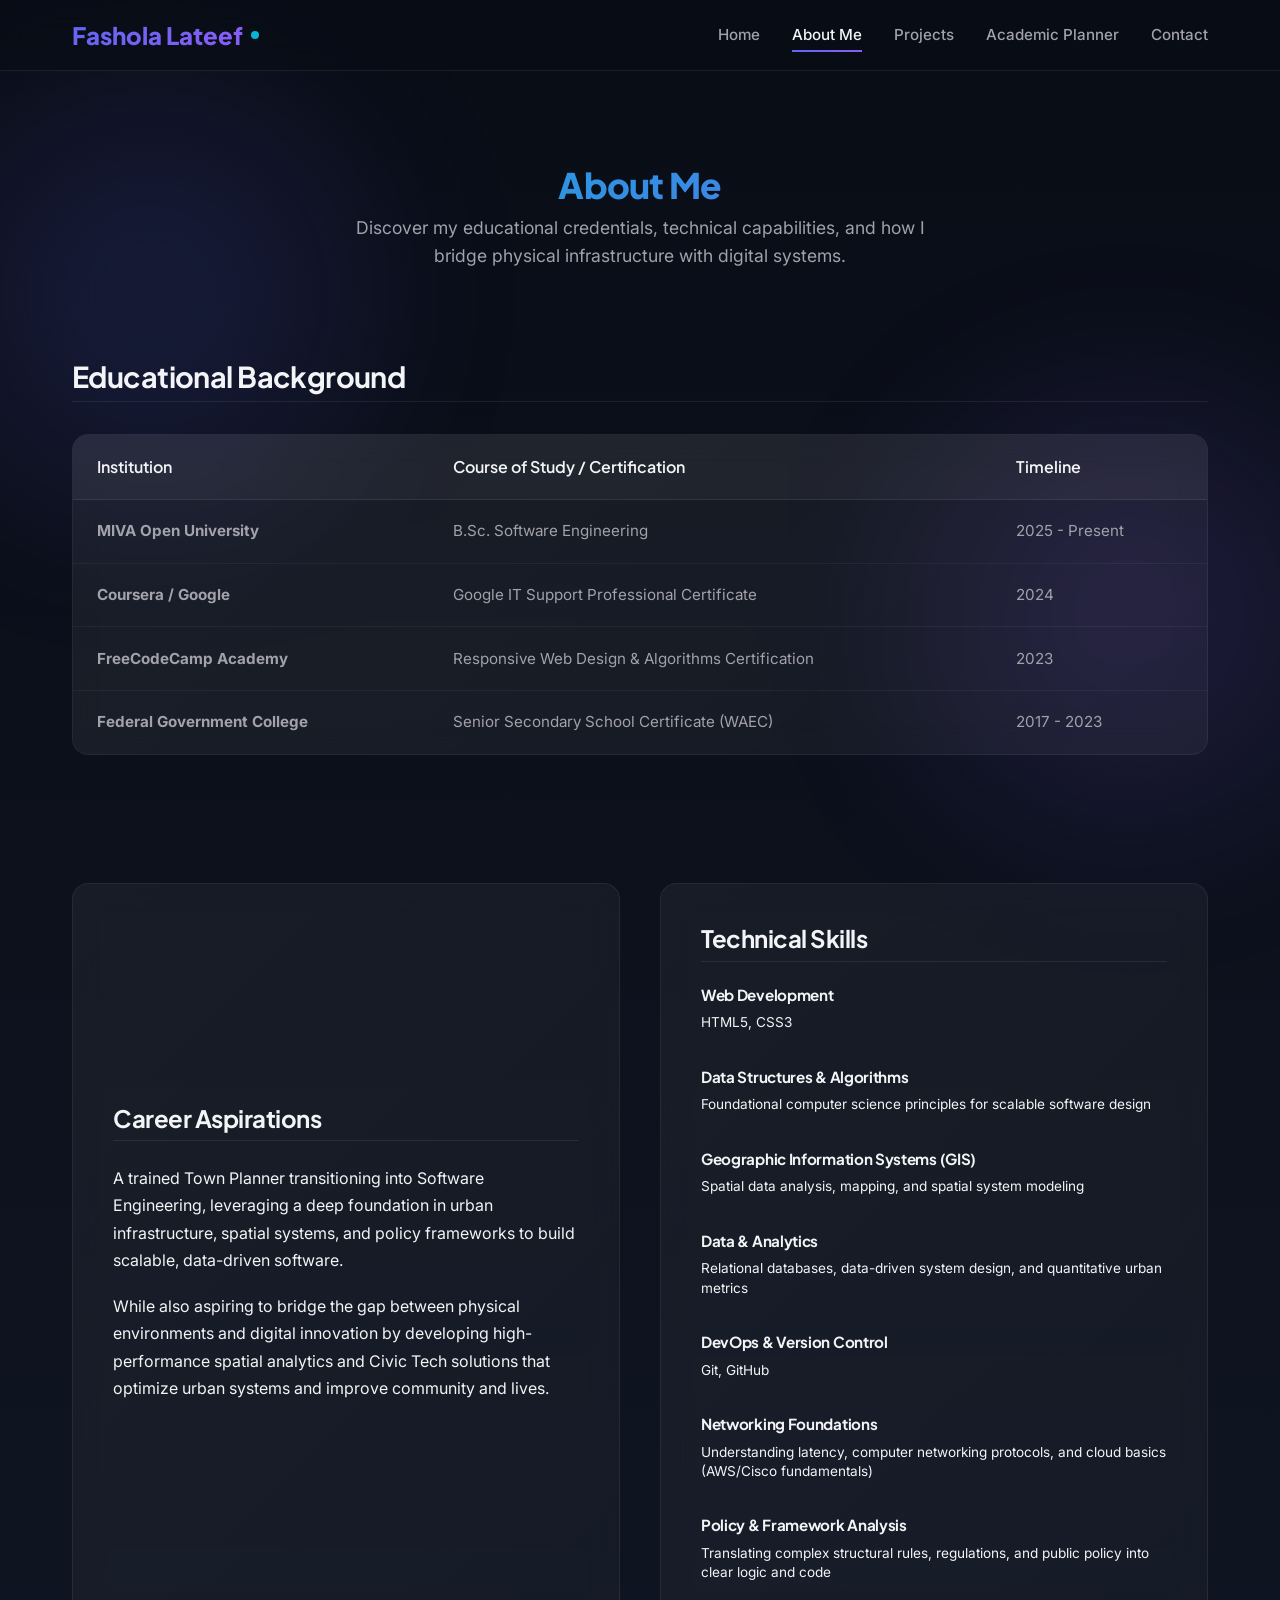
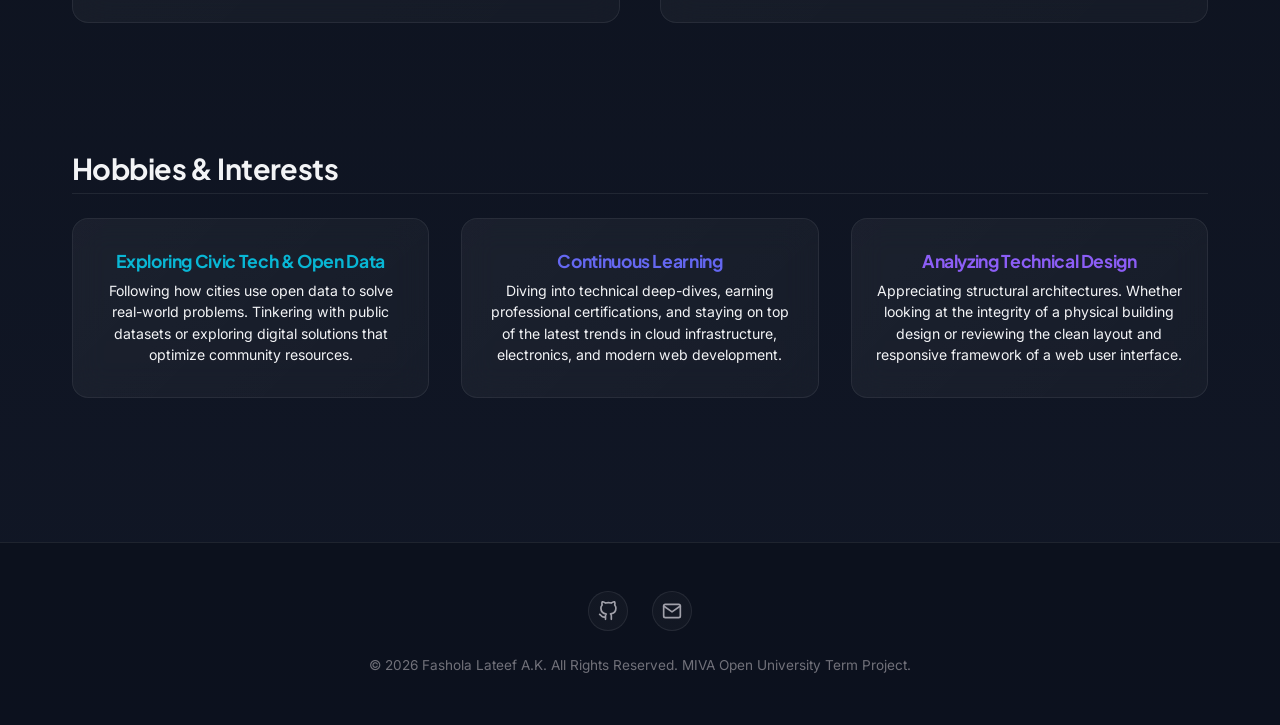
<file: about.html>
<!DOCTYPE html>
<html lang="en">
<head>
    <meta charset="UTF-8">
    <meta name="viewport" content="width=device-width, initial-scale=1.0">
    <meta name="description" content="About Fashola Lateef A.K. - Educational background, technical skills, career aspirations, and hobbies.">
    <title>About Me | Fashola Lateef A.K.</title>
    <!-- Stylesheets -->
    <link rel="stylesheet" href="css/styles.css">
</head>
<body>
    <!-- Background Glow Blobs -->
    <div class="blob blob-1"></div>
    <div class="blob blob-2"></div>

    <!-- Navigation Header -->
    <header id="main-header">
        <div class="container nav-container">
            <a href="index.html" class="logo" id="header-logo">
                Fashola Lateef <span class="logo-dot"></span>
            </a>
            
            <!-- Mobile Menu Toggle Button -->
            <button class="mobile-nav-toggle" aria-label="Toggle navigation menu" id="mobile-toggle-btn">
                <span class="hamburger-line"></span>
                <span class="hamburger-line"></span>
                <span class="hamburger-line"></span>
            </button>

            <!-- Navigation Menu -->
            <nav id="navbar">
                <ul class="nav-links">
                    <li><a href="index.html" id="nav-home">Home</a></li>
                    <li><a href="about.html" class="active" id="nav-about">About Me</a></li>
                    <li><a href="projects.html" id="nav-projects">Projects</a></li>
                    <li><a href="planner.html" id="nav-planner">Academic Planner</a></li>
                    <li><a href="contact.html" id="nav-contact">Contact</a></li>
                </ul>
            </nav>
        </div>
    </header>

    <!-- Main Content -->
    <main>
        <!-- About Section Header -->
        <section style="padding-bottom: 2rem;">
            <div class="container">
                <div class="section-header">
                    <h1 class="section-title">About Me</h1>
                    <p class="section-subtitle">Discover my educational credentials, technical capabilities, and how I bridge physical infrastructure with digital systems.</p>
                </div>
            </div>
        </section>

        <!-- Educational Background Section -->
        <section style="padding-top: 0;">
            <div class="container">
                <h2 style="font-size: 1.8rem; margin-bottom: 1.5rem; border-bottom: 1px solid var(--border-color); padding-bottom: 0.5rem;" id="edu-heading">
                    Educational Background
                </h2>
                
                <!-- Table displaying institutions and records -->
                <div class="glass-card table-container" id="edu-table-card" style="padding: 0;">
                    <table id="education-table">
                        <thead>
                            <tr>
                                <th>Institution</th>
                                <th>Course of Study / Certification</th>
                                <th>Timeline</th>
                            </tr>
                        </thead>
                        <tbody>
                            <tr>
                                <td><strong>MIVA Open University</strong></td>
                                <td>B.Sc. Software Engineering</td>
                                <td>2025 - Present</td>
                            </tr>
                            <tr>
                                <td><strong>Coursera / Google</strong></td>
                                <td>Google IT Support Professional Certificate</td>
                                <td>2024</td>
                            </tr>
                            <tr>
                                <td><strong>FreeCodeCamp Academy</strong></td>
                                <td>Responsive Web Design & Algorithms Certification</td>
                                <td>2023</td>
                            </tr>
                            <tr>
                                <td><strong>Federal Government College</strong></td>
                                <td>Senior Secondary School Certificate (WAEC)</td>
                                <td>2017 - 2023</td>
                            </tr>
                        </tbody>
                    </table>
                </div>
            </div>
        </section>

        <!-- Career Aspirations & Technical Skills Grid -->
        <section>
            <div class="container">
                <div class="grid-2">
                    
                    <!-- Career Aspirations -->
                    <div class="glass-card" id="aspirations-card" style="display: flex; flex-direction: column; justify-content: center;">
                        <h2 style="font-size: 1.5rem; margin-bottom: 1.5rem; border-bottom: 1px solid var(--border-color); padding-bottom: 0.5rem;">
                            Career Aspirations
                        </h2>
                        <p class="text-secondary" style="margin-bottom: 1.2rem; line-height: 1.7; font-size: 1rem;">
                            A trained Town Planner transitioning into Software Engineering, leveraging a deep foundation in urban infrastructure, spatial systems, and policy frameworks to build scalable, data-driven software.
                        </p>
                        <p class="text-secondary" style="line-height: 1.7; font-size: 1rem;">
                            While also aspiring to bridge the gap between physical environments and digital innovation by developing high-performance spatial analytics and Civic Tech solutions that optimize urban systems and improve community and lives.
                        </p>
                    </div>

                    <!-- Technical Skills Cards -->
                    <div class="glass-card" id="skills-card">
                        <h2 style="font-size: 1.5rem; margin-bottom: 1.5rem; border-bottom: 1px solid var(--border-color); padding-bottom: 0.5rem;">
                            Technical Skills
                        </h2>
                        
                        <div class="skill-list">
                            <!-- Skill 1 -->
                            <div class="skill-item">
                                <h4 style="font-size: 0.95rem; color: var(--text-primary); margin-bottom: 0.2rem;">Web Development</h4>
                                <p class="text-secondary" style="font-size: 0.85rem; line-height: 1.4;">HTML5, CSS3</p>
                            </div>
                            
                            <!-- Skill 2 -->
                            <div class="skill-item" style="margin-top: 1rem;">
                                <h4 style="font-size: 0.95rem; color: var(--text-primary); margin-bottom: 0.2rem;">Data Structures & Algorithms</h4>
                                <p class="text-secondary" style="font-size: 0.85rem; line-height: 1.4;">Foundational computer science principles for scalable software design</p>
                            </div>

                            <!-- Skill 3 -->
                            <div class="skill-item" style="margin-top: 1rem;">
                                <h4 style="font-size: 0.95rem; color: var(--text-primary); margin-bottom: 0.2rem;">Geographic Information Systems (GIS)</h4>
                                <p class="text-secondary" style="font-size: 0.85rem; line-height: 1.4;">Spatial data analysis, mapping, and spatial system modeling</p>
                            </div>

                            <!-- Skill 4 -->
                            <div class="skill-item" style="margin-top: 1rem;">
                                <h4 style="font-size: 0.95rem; color: var(--text-primary); margin-bottom: 0.2rem;">Data & Analytics</h4>
                                <p class="text-secondary" style="font-size: 0.85rem; line-height: 1.4;">Relational databases, data-driven system design, and quantitative urban metrics</p>
                            </div>

                            <!-- Skill 5 -->
                            <div class="skill-item" style="margin-top: 1rem;">
                                <h4 style="font-size: 0.95rem; color: var(--text-primary); margin-bottom: 0.2rem;">DevOps & Version Control</h4>
                                <p class="text-secondary" style="font-size: 0.85rem; line-height: 1.4;">Git, GitHub</p>
                            </div>

                            <!-- Skill 6 -->
                            <div class="skill-item" style="margin-top: 1rem;">
                                <h4 style="font-size: 0.95rem; color: var(--text-primary); margin-bottom: 0.2rem;">Networking Foundations</h4>
                                <p class="text-secondary" style="font-size: 0.85rem; line-height: 1.4;">Understanding latency, computer networking protocols, and cloud basics (AWS/Cisco fundamentals)</p>
                            </div>

                            <!-- Skill 7 -->
                            <div class="skill-item" style="margin-top: 1rem;">
                                <h4 style="font-size: 0.95rem; color: var(--text-primary); margin-bottom: 0.2rem;">Policy & Framework Analysis</h4>
                                <p class="text-secondary" style="font-size: 0.85rem; line-height: 1.4;">Translating complex structural rules, regulations, and public policy into clear logic and code</p>
                            </div>
                        </div>
                    </div>
                </div>
            </div>
        </section>

        <!-- Hobbies and Interests -->
        <section>
            <div class="container">
                <h2 style="font-size: 1.8rem; margin-bottom: 1.5rem; border-bottom: 1px solid var(--border-color); padding-bottom: 0.5rem;" id="hobbies-heading">
                    Hobbies & Interests
                </h2>
                
                <div class="grid-3">
                    <!-- Hobby 1 -->
                    <div class="glass-card hobby-card" id="hobby-card-1">
                        <h3 style="font-size: 1.1rem; margin-bottom: 0.5rem; color: var(--accent-cyan);">Exploring Civic Tech & Open Data</h3>
                        <p class="text-secondary" style="font-size: 0.88rem; line-height: 1.5;">Following how cities use open data to solve real-world problems. Tinkering with public datasets or exploring digital solutions that optimize community resources.</p>
                    </div>

                    <!-- Hobby 2 -->
                    <div class="glass-card hobby-card" id="hobby-card-2">
                        <h3 style="font-size: 1.1rem; margin-bottom: 0.5rem; color: var(--accent-indigo);">Continuous Learning</h3>
                        <p class="text-secondary" style="font-size: 0.88rem; line-height: 1.5;">Diving into technical deep-dives, earning professional certifications, and staying on top of the latest trends in cloud infrastructure, electronics, and modern web development.</p>
                    </div>

                    <!-- Hobby 3 -->
                    <div class="glass-card hobby-card" id="hobby-card-3">
                        <h3 style="font-size: 1.1rem; margin-bottom: 0.5rem; color: var(--accent-purple);">Analyzing Technical Design</h3>
                        <p class="text-secondary" style="font-size: 0.88rem; line-height: 1.5;">Appreciating structural architectures. Whether looking at the integrity of a physical building design or reviewing the clean layout and responsive framework of a web user interface.</p>
                    </div>
                </div>
            </div>
        </section>
    </main>

    <!-- Footer -->
    <footer>
        <div class="container footer-content">
            <ul class="social-links">
                <li>
                    <a href="https://github.com/M1yvmoto" target="_blank" class="flex-center" title="GitHub" id="social-github">
                        <svg xmlns="http://www.w3.org/2000/svg" width="20" height="20" viewBox="0 0 24 24" fill="none" stroke="currentColor" stroke-width="2" stroke-linecap="round" stroke-linejoin="round"><path d="M9 19c-5 1.5-5-2.5-7-3m14 6v-3.87a3.37 3.37 0 0 0-.94-2.61c3.14-.35 6.44-1.54 6.44-7A5.44 5.44 0 0 0 20 4.77 5.07 5.07 0 0 0 19.91 1S18.73.65 16 2.48a13.38 13.38 0 0 0-7 0C6.27.65 5.09 1 5.09 1A5.07 5.07 0 0 0 5 4.77a5.44 5.44 0 0 0-1.5 3.78c0 5.42 3.3 6.61 6.44 7A3.37 3.37 0 0 0 9 18.13V22"></path></svg>
                    </a>
                </li>
                <li>
                    <a href="mailto:klafashola@gmail.com" class="flex-center" title="Email" id="social-email">
                        <svg xmlns="http://www.w3.org/2000/svg" width="20" height="20" viewBox="0 0 24 24" fill="none" stroke="currentColor" stroke-width="2" stroke-linecap="round" stroke-linejoin="round"><path d="M4 4h16c1.1 0 2 .9 2 2v12c0 1.1-.9 2-2 2H4c-1.1 0-2-.9-2-2V6c0-1.1.9-2 2-2z"></path><polyline points="22,6 12,13 2,6"></polyline></svg>
                    </a>
                </li>
            </ul>
            <p class="copyright">&copy; 2026 Fashola Lateef A.K. All Rights Reserved. MIVA Open University Term Project.</p>
        </div>
    </footer>

    <!-- Scripts -->
    <script src="js/main.js"></script>
</body>
</html>
</file>
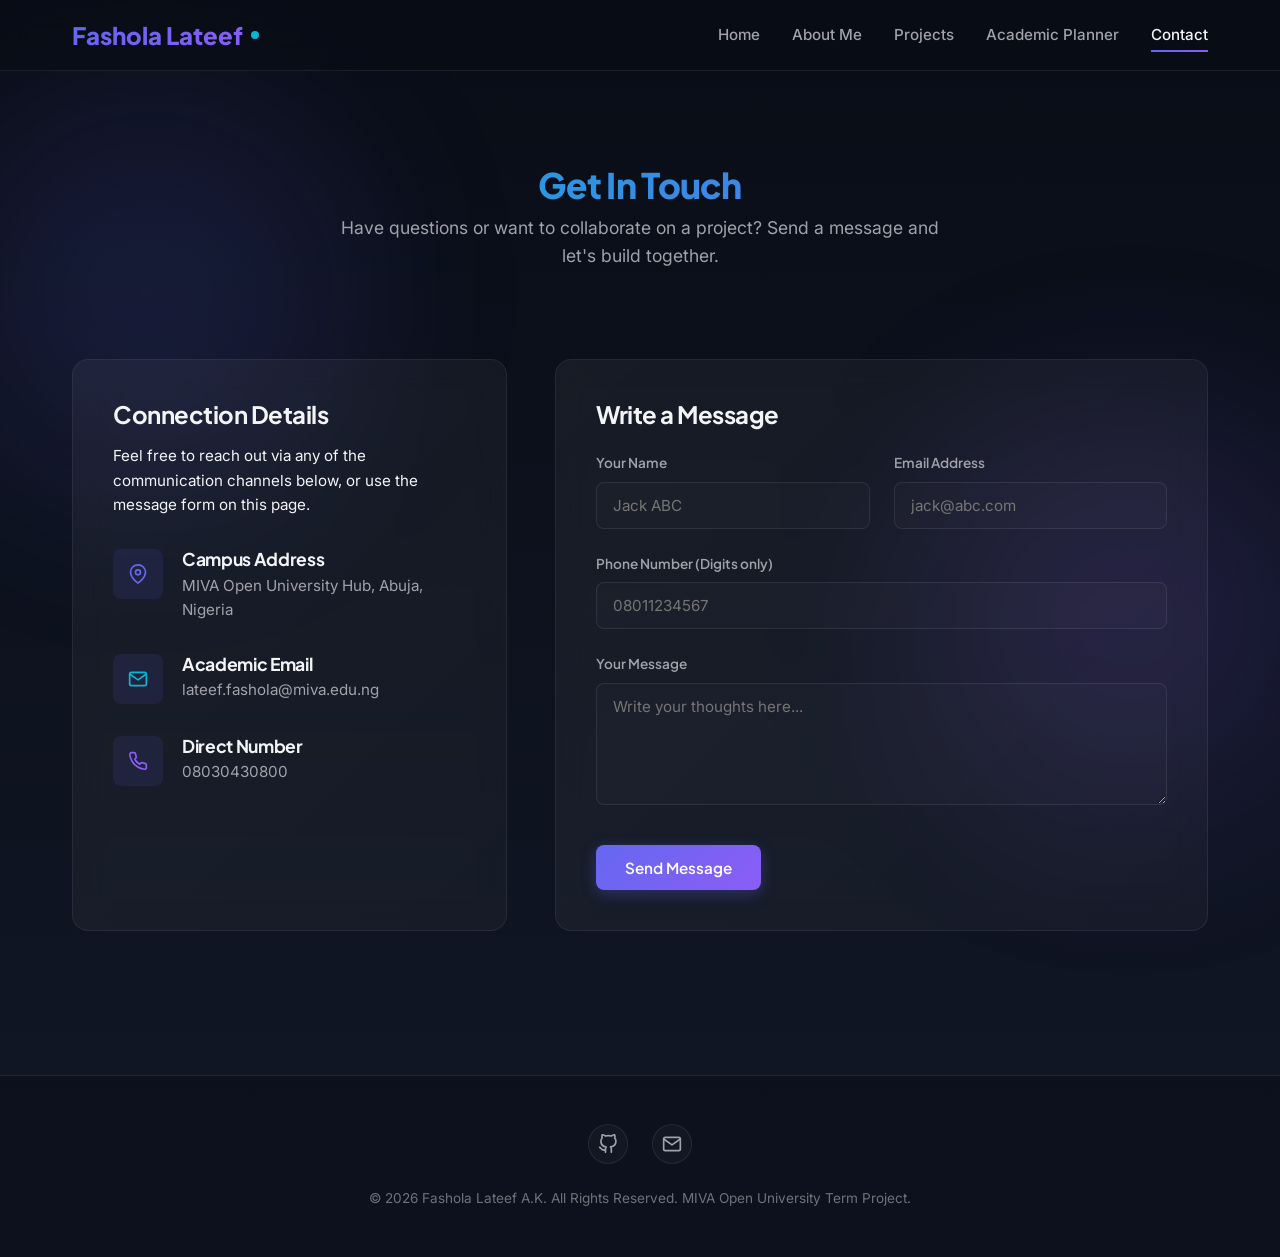
<file: contact.html>
<!DOCTYPE html>
<html lang="en">
<head>
    <meta charset="UTF-8">
    <meta name="viewport" content="width=device-width, initial-scale=1.0">
    <meta name="description" content="Contact Fashola Lateef A.K. - Submit a message, request information, or collaborate on academic and development projects.">
    <title>Contact Me | Fashola Lateef A.K.</title>
    <!-- Stylesheets -->
    <link rel="stylesheet" href="css/styles.css">
</head>
<body>
    <!-- Background Glow Blobs -->
    <div class="blob blob-1"></div>
    <div class="blob blob-2"></div>

    <!-- Navigation Header -->
    <header id="main-header">
        <div class="container nav-container">
            <a href="index.html" class="logo" id="header-logo">
                Fashola Lateef <span class="logo-dot"></span>
            </a>
            
            <!-- Mobile Menu Toggle Button -->
            <button class="mobile-nav-toggle" aria-label="Toggle navigation menu" id="mobile-toggle-btn">
                <span class="hamburger-line"></span>
                <span class="hamburger-line"></span>
                <span class="hamburger-line"></span>
            </button>

            <!-- Navigation Menu -->
            <nav id="navbar">
                <ul class="nav-links">
                    <li><a href="index.html" id="nav-home">Home</a></li>
                    <li><a href="about.html" id="nav-about">About Me</a></li>
                    <li><a href="projects.html" id="nav-projects">Projects</a></li>
                    <li><a href="planner.html" id="nav-planner">Academic Planner</a></li>
                    <li><a href="contact.html" class="active" id="nav-contact">Contact</a></li>
                </ul>
            </nav>
        </div>
    </header>

    <!-- Main Content -->
    <main>
        <section style="padding-bottom: 2rem;">
            <div class="container">
                <div class="section-header">
                    <h1 class="section-title">Get In Touch</h1>
                    <p class="section-subtitle">Have questions or want to collaborate on a project? Send a message and let's build together.</p>
                </div>
            </div>
        </section>

        <!-- Contact Section Content -->
        <section style="padding-top: 0;">
            <div class="container">
                <div class="contact-grid">
                    
                    <!-- Contact Info Panel -->
                    <div class="glass-card" id="contact-info-card">
                        <h2 style="font-size: 1.5rem; margin-bottom: 1rem; font-weight: 700;">Connection Details</h2>
                        <p class="text-secondary" style="font-size: 0.95rem; margin-bottom: 2rem;">
                            Feel free to reach out via any of the communication channels below, or use the message form on this page.
                        </p>

                        <ul class="contact-info-list">
                            <!-- Info 1: Campus -->
                            <li class="contact-info-item">
                                <div class="contact-info-icon flex-center" aria-hidden="true" style="color: var(--accent-indigo);">
                                    <svg xmlns="http://www.w3.org/2000/svg" width="20" height="20" viewBox="0 0 24 24" fill="none" stroke="currentColor" stroke-width="2" stroke-linecap="round" stroke-linejoin="round"><path d="M21 10c0 7-9 13-9 13s-9-6-9-13a9 9 0 0 1 18 0z"></path><circle cx="12" cy="10" r="3"></circle></svg>
                                </div>
                                <div class="contact-info-text">
                                    <h4>Campus Address</h4>
                                    <p>MIVA Open University Hub, Abuja, Nigeria</p>
                                </div>
                            </li>

                            <!-- Info 2: Email -->
                            <li class="contact-info-item">
                                <div class="contact-info-icon flex-center" aria-hidden="true" style="color: var(--accent-cyan);">
                                    <svg xmlns="http://www.w3.org/2000/svg" width="20" height="20" viewBox="0 0 24 24" fill="none" stroke="currentColor" stroke-width="2" stroke-linecap="round" stroke-linejoin="round"><path d="M4 4h16c1.1 0 2 .9 2 2v12c0 1.1-.9 2-2 2H4c-1.1 0-2-.9-2-2V6c0-1.1.9-2 2-2z"></path><polyline points="22,6 12,13 2,6"></polyline></svg>
                                </div>
                                <div class="contact-info-text">
                                    <h4>Academic Email</h4>
                                    <p>lateef.fashola@miva.edu.ng</p>
                                </div>
                            </li>

                            <!-- Info 3: Phone -->
                            <li class="contact-info-item">
                                <div class="contact-info-icon flex-center" aria-hidden="true" style="color: var(--accent-purple);">
                                    <svg xmlns="http://www.w3.org/2000/svg" width="20" height="20" viewBox="0 0 24 24" fill="none" stroke="currentColor" stroke-width="2" stroke-linecap="round" stroke-linejoin="round"><path d="M22 16.92v3a2 2 0 0 1-2.18 2 19.79 19.79 0 0 1-8.63-3.07 19.5 19.5 0 0 1-6-6 19.79 19.79 0 0 1-3.07-8.67A2 2 0 0 1 4.11 2h3a2 2 0 0 1 2 1.72 12.84 12.84 0 0 0 .7 2.81 2 2 0 0 1-.45 2.11L8.09 9.91a16 16 0 0 0 6 6l1.27-1.27a2 2 0 0 1 2.11-.45 12.84 12.84 0 0 0 2.81.7A2 2 0 0 1 22 16.92z"></path></svg>
                                </div>
                                <div class="contact-info-text">
                                    <h4>Direct Number</h4>
                                    <p>08030430800</p>
                                </div>
                            </li>
                        </ul>
                    </div>

                    <!-- Contact Form Card -->
                    <div class="glass-card" id="contact-form-card">
                        <h2 style="font-size: 1.5rem; margin-bottom: 1.5rem; font-weight: 700;">Write a Message</h2>
                        <form id="contact-form" novalidate>
                            
                            <div class="grid-2" style="gap: 1.5rem; margin-bottom: 0;">
                                <!-- Name -->
                                <div class="form-group">
                                    <label for="name">Your Name</label>
                                    <input type="text" id="name" class="form-control" placeholder="Jack ABC" required autocomplete="name">
                                    <span class="invalid-feedback" id="name-error">Name is required.</span>
                                </div>

                                <!-- Email -->
                                <div class="form-group">
                                    <label for="email">Email Address</label>
                                    <input type="email" id="email" class="form-control" placeholder="jack@abc.com" required autocomplete="email">
                                    <span class="invalid-feedback" id="email-error">Please enter a valid email.</span>
                                </div>
                            </div>

                            <!-- Phone Number -->
                            <div class="form-group">
                                <label for="phone">Phone Number (Digits only)</label>
                                <input type="tel" id="phone" class="form-control" placeholder="08011234567" required autocomplete="tel">
                                <span class="invalid-feedback" id="phone-error">Phone number must contain only digits.</span>
                            </div>

                            <!-- Message -->
                            <div class="form-group">
                                <label for="message">Your Message</label>
                                <textarea id="message" rows="5" class="form-control" placeholder="Write your thoughts here..." required></textarea>
                                <span class="invalid-feedback" id="message-error">Message field cannot be empty.</span>
                            </div>

                            <button type="submit" class="btn btn-primary" style="margin-top: 0.5rem;" id="submit-contact-btn">Send Message</button>
                        </form>
                    </div>

                </div>
            </div>
        </section>
    </main>

    <!-- Success Confirmation Modal Overlay -->
    <div class="alert-modal-overlay flex-center" id="success-modal">
        <div class="glass-card alert-modal" id="modal-card">
            <div class="success-icon-wrapper flex-center" style="font-weight: bold; font-size: 1.8rem;">Success</div>
            <h3 style="margin-top: 1rem;">Message Sent</h3>
            <p>Thank you for reaching out. Your message has been received.</p>
            <button class="btn btn-primary" id="modal-close-btn" style="padding: 0.6rem 2rem;">Close Window</button>
        </div>
    </div>

    <!-- Footer -->
    <footer>
        <div class="container footer-content">
            <ul class="social-links">
                <li>
                    <a href="https://github.com/M1yvmoto" target="_blank" class="flex-center" title="GitHub" id="social-github">
                        <svg xmlns="http://www.w3.org/2000/svg" width="20" height="20" viewBox="0 0 24 24" fill="none" stroke="currentColor" stroke-width="2" stroke-linecap="round" stroke-linejoin="round"><path d="M9 19c-5 1.5-5-2.5-7-3m14 6v-3.87a3.37 3.37 0 0 0-.94-2.61c3.14-.35 6.44-1.54 6.44-7A5.44 5.44 0 0 0 20 4.77 5.07 5.07 0 0 0 19.91 1S18.73.65 16 2.48a13.38 13.38 0 0 0-7 0C6.27.65 5.09 1 5.09 1A5.07 5.07 0 0 0 5 4.77a5.44 5.44 0 0 0-1.5 3.78c0 5.42 3.3 6.61 6.44 7A3.37 3.37 0 0 0 9 18.13V22"></path></svg>
                    </a>
                </li>
                <li>
                    <a href="mailto:klafashola@gmail.com" class="flex-center" title="Email" id="social-email">
                        <svg xmlns="http://www.w3.org/2000/svg" width="20" height="20" viewBox="0 0 24 24" fill="none" stroke="currentColor" stroke-width="2" stroke-linecap="round" stroke-linejoin="round"><path d="M4 4h16c1.1 0 2 .9 2 2v12c0 1.1-.9 2-2 2H4c-1.1 0-2-.9-2-2V6c0-1.1.9-2 2-2z"></path><polyline points="22,6 12,13 2,6"></polyline></svg>
                    </a>
                </li>
            </ul>
            <p class="copyright">&copy; 2026 Fashola Lateef A.K. All Rights Reserved. MIVA Open University Term Project.</p>
        </div>
    </footer>

    <!-- Scripts -->
    <script src="js/main.js"></script>
    <script src="js/contact.js"></script>
</body>
</html>
</file>
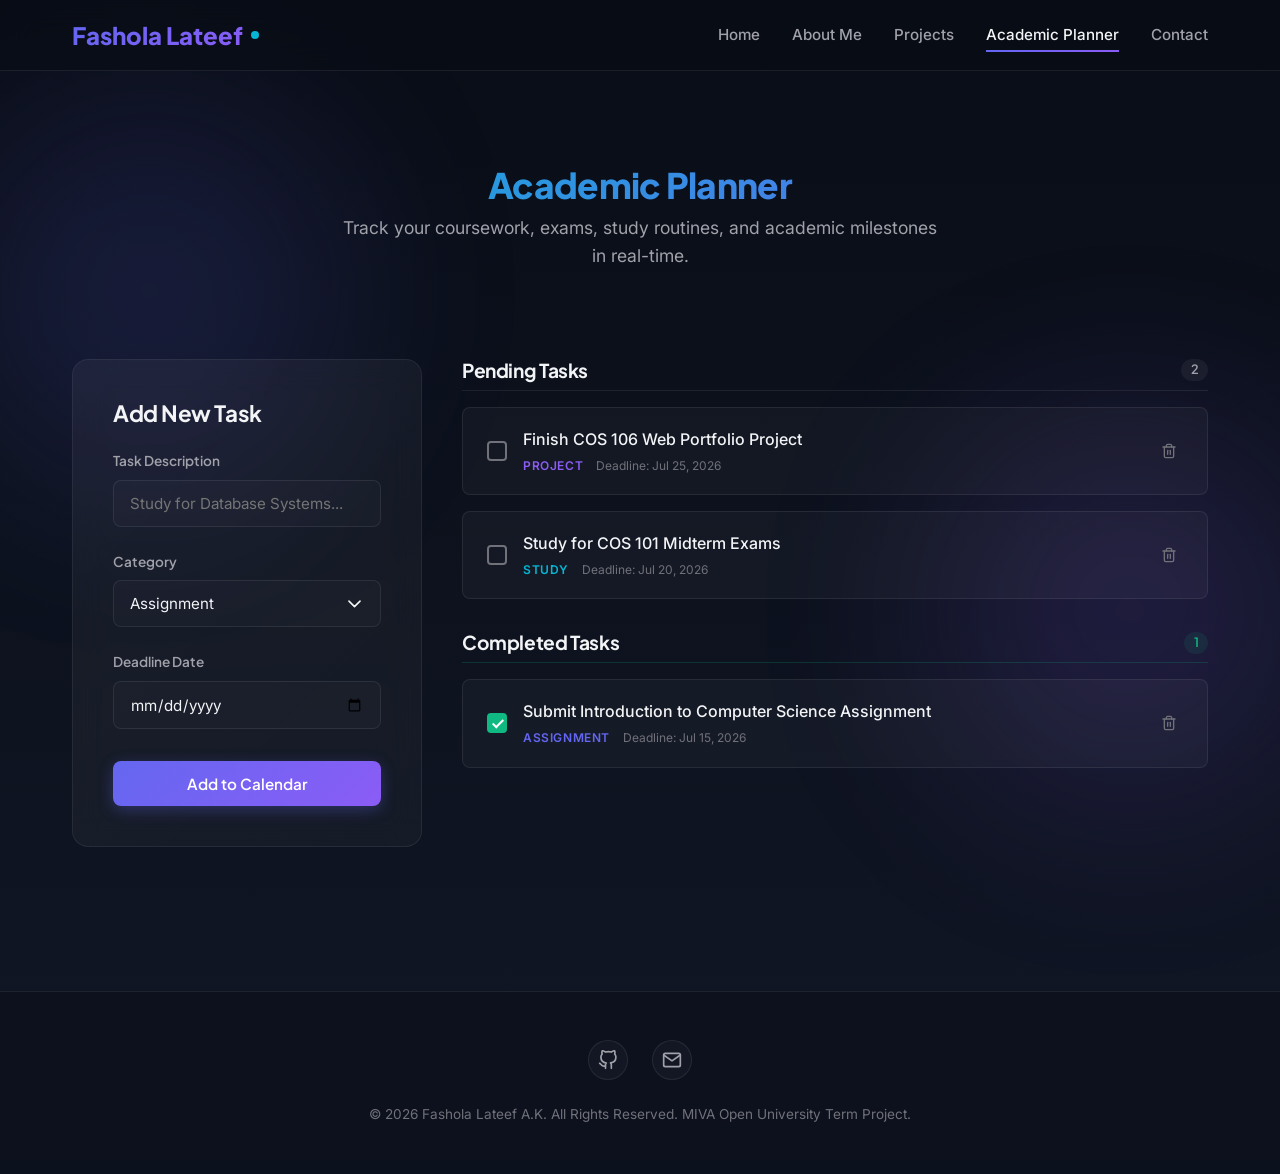
<file: planner.html>
<!DOCTYPE html>
<html lang="en">
<head>
    <meta charset="UTF-8">
    <meta name="viewport" content="width=device-width, initial-scale=1.0">
    <meta name="description" content="Interactive Academic Task Planner for Fashola Lateef A.K. - Manage exams, assignments, study tasks, and projects.">
    <title>Academic Planner | Fashola Lateef A.K.</title>
    <!-- Stylesheets -->
    <link rel="stylesheet" href="css/styles.css">
</head>
<body>
    <!-- Background Glow Blobs -->
    <div class="blob blob-1"></div>
    <div class="blob blob-2"></div>

    <!-- Navigation Header -->
    <header id="main-header">
        <div class="container nav-container">
            <a href="index.html" class="logo" id="header-logo">
                Fashola Lateef <span class="logo-dot"></span>
            </a>
            
            <!-- Mobile Menu Toggle Button -->
            <button class="mobile-nav-toggle" aria-label="Toggle navigation menu" id="mobile-toggle-btn">
                <span class="hamburger-line"></span>
                <span class="hamburger-line"></span>
                <span class="hamburger-line"></span>
            </button>

            <!-- Navigation Menu -->
            <nav id="navbar">
                <ul class="nav-links">
                    <li><a href="index.html" id="nav-home">Home</a></li>
                    <li><a href="about.html" id="nav-about">About Me</a></li>
                    <li><a href="projects.html" id="nav-projects">Projects</a></li>
                    <li><a href="planner.html" class="active" id="nav-planner">Academic Planner</a></li>
                    <li><a href="contact.html" id="nav-contact">Contact</a></li>
                </ul>
            </nav>
        </div>
    </header>

    <!-- Main Content -->
    <main>
        <section style="padding-bottom: 2rem;">
            <div class="container">
                <div class="section-header">
                    <h1 class="section-title">Academic Planner</h1>
                    <p class="section-subtitle">Track your coursework, exams, study routines, and academic milestones in real-time.</p>
                </div>
            </div>
        </section>

        <!-- Planner Interactive Layout -->
        <section style="padding-top: 0;">
            <div class="container">
                <div class="planner-grid">
                    
                    <!-- Task Add Form Form Panel -->
                    <div class="glass-card planner-form-card" id="planner-form-card-element">
                        <h2 style="font-size: 1.4rem; margin-bottom: 1.5rem; font-weight: 700;">Add New Task</h2>
                        <form id="planner-form">
                            <!-- Task Name -->
                            <div class="form-group">
                                <label for="task-input">Task Description</label>
                                <input type="text" id="task-input" class="form-control" placeholder="Study for Database Systems..." required autocomplete="off">
                            </div>
                            
                            <!-- Category Selection -->
                            <div class="form-group">
                                <label for="task-category">Category</label>
                                <select id="task-category" class="form-control">
                                    <option value="assignment">Assignment</option>
                                    <option value="study">Study Session</option>
                                    <option value="exam">Exam Preparation</option>
                                    <option value="project">Coding Project</option>
                                </select>
                            </div>

                            <!-- Deadline Date -->
                            <div class="form-group">
                                <label for="task-deadline">Deadline Date</label>
                                <input type="date" id="task-deadline" class="form-control" required>
                            </div>

                            <!-- Submit button -->
                            <button type="submit" class="btn btn-primary" style="width: 100%; margin-top: 0.5rem;" id="add-task-btn">Add to Calendar</button>
                        </form>
                    </div>

                    <!-- Interactive Task Lists Display Area -->
                    <div class="planner-tasks-wrapper">
                        
                        <!-- List 1: Pending Tasks -->
                        <div class="tasks-section" id="pending-tasks-section">
                            <h3 class="tasks-section-title">
                                Pending Tasks
                                <span class="task-count" id="pending-count">0</span>
                            </h3>
                            <div class="tasks-list" id="pending-list">
                                <!-- Appended dynamically via JS -->
                            </div>
                        </div>

                        <!-- List 2: Completed Tasks -->
                        <div class="tasks-section" id="completed-tasks-section">
                            <h3 class="tasks-section-title" style="border-bottom-color: rgba(16, 185, 129, 0.2);">
                                Completed Tasks
                                <span class="task-count" id="completed-count" style="background: rgba(16, 185, 129, 0.1); color: var(--accent-emerald);">0</span>
                            </h3>
                            <div class="tasks-list" id="completed-list">
                                <!-- Appended dynamically via JS -->
                            </div>
                        </div>

                    </div>
                </div>
            </div>
        </section>
    </main>

    <!-- Footer -->
    <footer>
        <div class="container footer-content">
            <ul class="social-links">
                <li>
                    <a href="https://github.com/M1yvmoto" target="_blank" class="flex-center" title="GitHub" id="social-github">
                        <svg xmlns="http://www.w3.org/2000/svg" width="20" height="20" viewBox="0 0 24 24" fill="none" stroke="currentColor" stroke-width="2" stroke-linecap="round" stroke-linejoin="round"><path d="M9 19c-5 1.5-5-2.5-7-3m14 6v-3.87a3.37 3.37 0 0 0-.94-2.61c3.14-.35 6.44-1.54 6.44-7A5.44 5.44 0 0 0 20 4.77 5.07 5.07 0 0 0 19.91 1S18.73.65 16 2.48a13.38 13.38 0 0 0-7 0C6.27.65 5.09 1 5.09 1A5.07 5.07 0 0 0 5 4.77a5.44 5.44 0 0 0-1.5 3.78c0 5.42 3.3 6.61 6.44 7A3.37 3.37 0 0 0 9 18.13V22"></path></svg>
                    </a>
                </li>
                <li>
                    <a href="mailto:klafashola@gmail.com" class="flex-center" title="Email" id="social-email">
                        <svg xmlns="http://www.w3.org/2000/svg" width="20" height="20" viewBox="0 0 24 24" fill="none" stroke="currentColor" stroke-width="2" stroke-linecap="round" stroke-linejoin="round"><path d="M4 4h16c1.1 0 2 .9 2 2v12c0 1.1-.9 2-2 2H4c-1.1 0-2-.9-2-2V6c0-1.1.9-2 2-2z"></path><polyline points="22,6 12,13 2,6"></polyline></svg>
                    </a>
                </li>
            </ul>
            <p class="copyright">&copy; 2026 Fashola Lateef A.K. All Rights Reserved. MIVA Open University Term Project.</p>
        </div>
    </footer>

    <!-- Scripts -->
    <script src="js/main.js"></script>
    <script src="js/planner.js"></script>
</body>
</html>
</file>
<file: css/styles.css>
@import url('https://fonts.googleapis.com/css2?family=Inter:wght@300;400;500;600;700&family=Plus+Jakarta+Sans:wght@400;500;600;700;800&display=swap');

:root {
    /* Colors */
    --bg-primary: #090d16;
    --bg-secondary: #111726;
    --bg-surface: rgba(255, 255, 255, 0.03);
    --bg-surface-hover: rgba(255, 255, 255, 0.06);
    --border-color: rgba(255, 255, 255, 0.08);
    --border-hover: rgba(99, 102, 241, 0.4);
    
    --accent-indigo: #6366f1;
    --accent-purple: #8b5cf6;
    --accent-cyan: #06b6d4;
    --accent-rose: #f43f5e;
    --accent-emerald: #10b981;
    
    --text-primary: #f3f4f6;
    --text-secondary: #a1a1aa;
    --text-muted: #71717a;
    
    /* Gradients */
    --gradient-primary: linear-gradient(135deg, var(--accent-indigo), var(--accent-purple));
    --gradient-accent: linear-gradient(135deg, var(--accent-cyan), var(--accent-indigo));
    --gradient-dark: linear-gradient(180deg, var(--bg-primary) 0%, var(--bg-secondary) 100%);
    
    /* Layout */
    --container-width: 1200px;
    --border-radius-sm: 8px;
    --border-radius-md: 16px;
    --border-radius-lg: 24px;
    --transition-smooth: all 0.3s cubic-bezier(0.4, 0, 0.2, 1);
    
    /* Effects */
    --glass-blur: blur(16px);
    --glow-shadow: 0 0 20px rgba(99, 102, 241, 0.15);
}

/* Reset and Global Styles */
* {
    margin: 0;
    padding: 0;
    box-sizing: border-box;
}

html {
    scroll-behavior: smooth;
    font-size: 16px;
}

body {
    font-family: 'Inter', sans-serif;
    background-color: var(--bg-primary);
    background-image: var(--gradient-dark);
    color: var(--text-primary);
    min-height: 100vh;
    line-height: 1.6;
    overflow-x: hidden;
}

/* Typography */
h1, h2, h3, h4, h5, h6 {
    font-family: 'Plus Jakarta Sans', sans-serif;
    font-weight: 700;
    letter-spacing: -0.02em;
    line-height: 1.2;
}

a {
    color: inherit;
    text-decoration: none;
    transition: var(--transition-smooth);
}

/* Background Glowing Blobs */
.blob {
    position: fixed;
    width: 400px;
    height: 400px;
    border-radius: 50%;
    filter: blur(100px);
    opacity: 0.15;
    pointer-events: none;
    z-index: -1;
}
.blob-1 {
    top: 10%;
    left: -50px;
    background: var(--accent-indigo);
}
.blob-2 {
    bottom: 10%;
    right: -50px;
    background: var(--accent-purple);
}

/* Containers */
.container {
    width: 100%;
    max-width: var(--container-width);
    margin: 0 auto;
    padding: 0 2rem;
}

/* Header & Navbar */
header {
    position: fixed;
    top: 0;
    left: 0;
    width: 100%;
    z-index: 100;
    background: rgba(9, 13, 22, 0.7);
    backdrop-filter: var(--glass-blur);
    border-bottom: 1px solid var(--border-color);
    transition: var(--transition-smooth);
}

header.scrolled {
    padding: 0.5rem 0;
    background: rgba(9, 13, 22, 0.85);
    border-bottom-color: rgba(99, 102, 241, 0.2);
    box-shadow: 0 4px 20px rgba(0, 0, 0, 0.4);
}

.nav-container {
    display: flex;
    justify-content: space-between;
    align-items: center;
    height: 70px;
}

.logo {
    font-family: 'Plus Jakarta Sans', sans-serif;
    font-size: 1.5rem;
    font-weight: 800;
    background: var(--gradient-primary);
    -webkit-background-clip: text;
    -webkit-text-fill-color: transparent;
    display: flex;
    align-items: center;
    gap: 0.5rem;
}

.logo-dot {
    width: 8px;
    height: 8px;
    background: var(--accent-cyan);
    border-radius: 50%;
    display: inline-block;
}

.nav-links {
    display: flex;
    list-style: none;
    gap: 2rem;
}

.nav-links a {
    font-size: 0.95rem;
    font-weight: 500;
    color: var(--text-secondary);
    position: relative;
    padding: 0.5rem 0;
}

.nav-links a:hover,
.nav-links a.active {
    color: var(--text-primary);
}

.nav-links a::after {
    content: '';
    position: absolute;
    bottom: 0;
    left: 0;
    width: 0;
    height: 2px;
    background: var(--gradient-primary);
    transition: var(--transition-smooth);
}

.nav-links a:hover::after,
.nav-links a.active::after {
    width: 100%;
}

.mobile-nav-toggle {
    display: none;
    background: none;
    border: none;
    cursor: pointer;
    padding: 0.5rem;
}

.hamburger-line {
    display: block;
    width: 24px;
    height: 2px;
    margin: 5px 0;
    background-color: var(--text-primary);
    transition: var(--transition-smooth);
}

/* Glassmorphism Section/Card Elements */
.glass-card {
    background: var(--bg-surface);
    backdrop-filter: var(--glass-blur);
    border: 1px solid var(--border-color);
    border-radius: var(--border-radius-md);
    padding: 2.5rem;
    transition: var(--transition-smooth);
    position: relative;
    overflow: hidden;
}

.glass-card::before {
    content: '';
    position: absolute;
    top: 0;
    left: 0;
    width: 100%;
    height: 100%;
    background: linear-gradient(135deg, rgba(255, 255, 255, 0.02) 0%, transparent 100%);
    pointer-events: none;
}

.glass-card:hover {
    border-color: var(--border-hover);
    transform: translateY(-4px);
    box-shadow: var(--glow-shadow);
}

/* Buttons */
.btn {
    display: inline-flex;
    align-items: center;
    justify-content: center;
    gap: 0.5rem;
    padding: 0.8rem 1.8rem;
    font-size: 0.95rem;
    font-weight: 600;
    border-radius: var(--border-radius-sm);
    cursor: pointer;
    transition: var(--transition-smooth);
    font-family: 'Plus Jakarta Sans', sans-serif;
}

.btn-primary {
    background: var(--gradient-primary);
    color: #fff;
    border: none;
    box-shadow: 0 4px 15px rgba(99, 102, 241, 0.3);
}

.btn-primary:hover {
    transform: translateY(-2px);
    box-shadow: 0 6px 20px rgba(99, 102, 241, 0.5);
    opacity: 0.95;
}

.btn-secondary {
    background: rgba(255, 255, 255, 0.05);
    color: var(--text-primary);
    border: 1px solid var(--border-color);
}

.btn-secondary:hover {
    background: rgba(255, 255, 255, 0.1);
    border-color: var(--text-secondary);
}

.btn-danger {
    background: rgba(244, 63, 94, 0.15);
    color: var(--accent-rose);
    border: 1px solid rgba(244, 63, 94, 0.3);
}

.btn-danger:hover {
    background: rgba(244, 63, 94, 0.25);
    border-color: var(--accent-rose);
}

/* Page Layout Section */
main {
    margin-top: 100px;
    padding-bottom: 5rem;
}

section {
    padding: 4rem 0;
}

.section-header {
    text-align: center;
    margin-bottom: 3.5rem;
}

.section-title {
    font-size: 2.2rem;
    font-weight: 800;
    margin-bottom: 0.5rem;
    background: var(--gradient-accent);
    -webkit-background-clip: text;
    -webkit-text-fill-color: transparent;
}

.section-subtitle {
    font-size: 1.1rem;
    color: var(--text-secondary);
    max-width: 600px;
    margin: 0 auto;
}

/* GRID LAYOUTS */
.grid-2 {
    display: grid;
    grid-template-columns: repeat(2, 1fr);
    gap: 2.5rem;
}

.grid-3 {
    display: grid;
    grid-template-columns: repeat(3, 1fr);
    gap: 2rem;
}

.flex-center {
    display: flex;
    align-items: center;
    justify-content: center;
}

/* HOME PAGE SPECIFICS */
.hero-content {
    display: flex;
    flex-direction: column;
    justify-content: center;
}

.hero-subtitle {
    font-size: 1rem;
    font-weight: 600;
    text-transform: uppercase;
    letter-spacing: 0.1em;
    color: var(--accent-cyan);
    margin-bottom: 1rem;
}

.hero-title {
    font-size: 3.5rem;
    font-weight: 800;
    line-height: 1.1;
    margin-bottom: 1.5rem;
}

.hero-title span {
    background: var(--gradient-primary);
    -webkit-background-clip: text;
    -webkit-text-fill-color: transparent;
}

.hero-description {
    font-size: 1.1rem;
    color: var(--text-secondary);
    margin-bottom: 2rem;
    max-width: 500px;
}

.hero-actions {
    display: flex;
    gap: 1rem;
}

.profile-card {
    display: flex;
    flex-direction: column;
    align-items: center;
    justify-content: center;
    padding: 3rem;
}

.profile-img-container {
    width: 250px;
    height: 250px;
    border-radius: 50%;
    padding: 4px;
    background: var(--gradient-primary);
    margin-bottom: 2rem;
    position: relative;
}

.profile-img-container::after {
    content: '';
    position: absolute;
    top: -8px;
    left: -8px;
    right: -8px;
    bottom: -8px;
    border-radius: 50%;
    border: 1px dashed var(--accent-cyan);
    opacity: 0.5;
    animation: rotate-dashed 30s linear infinite;
}

.profile-img {
    width: 100%;
    height: 100%;
    object-fit: cover;
    border-radius: 50%;
    border: 4px solid var(--bg-secondary);
}

.profile-name {
    font-size: 1.8rem;
    font-weight: 700;
    margin-bottom: 0.5rem;
}

.profile-title {
    font-size: 1rem;
    color: var(--accent-cyan);
    margin-bottom: 1rem;
    font-weight: 500;
}

.bio-card {
    margin-top: 3rem;
}

.bio-title {
    font-size: 1.5rem;
    margin-bottom: 1rem;
    color: var(--text-primary);
    display: flex;
    align-items: center;
    gap: 0.5rem;
}

/* Home Welcome Multimedia Player styling */
.welcome-media {
    margin-top: 3rem;
    padding: 2rem;
}

.media-player-container {
    position: relative;
    border-radius: var(--border-radius-md);
    overflow: hidden;
    border: 1px solid var(--border-color);
    background: rgba(0, 0, 0, 0.3);
}

video {
    width: 100%;
    display: block;
    aspect-ratio: 16/9;
    object-fit: cover;
}

audio {
    width: 100%;
    margin-top: 1rem;
}

/* Custom overlay controls styling (Simulated or native helper styles) */
.media-caption {
    font-size: 0.85rem;
    color: var(--text-muted);
    text-align: center;
    margin-top: 0.8rem;
}

/* ABOUT PAGE SPECIFICS */
/* Academic History Table styling */
.table-container {
    overflow-x: auto;
    margin-top: 2rem;
    border-radius: var(--border-radius-md);
    border: 1px solid var(--border-color);
}

table {
    width: 100%;
    border-collapse: collapse;
    text-align: left;
    background: rgba(255, 255, 255, 0.01);
}

th {
    background: rgba(255, 255, 255, 0.04);
    color: var(--text-primary);
    font-family: 'Plus Jakarta Sans', sans-serif;
    font-weight: 600;
    padding: 1.2rem 1.5rem;
    border-bottom: 1px solid var(--border-color);
}

td {
    padding: 1.2rem 1.5rem;
    border-bottom: 1px solid rgba(255, 255, 255, 0.05);
    color: var(--text-secondary);
    font-size: 0.95rem;
}

tr:last-child td {
    border-bottom: none;
}

tr:hover td {
    color: var(--text-primary);
    background: rgba(255, 255, 255, 0.02);
}

.gpa-badge {
    display: inline-block;
    padding: 0.2rem 0.6rem;
    background: rgba(16, 185, 129, 0.15);
    color: var(--accent-emerald);
    border-radius: var(--border-radius-sm);
    font-weight: 600;
    font-size: 0.85rem;
}

/* Skills list grids and sub-sections */
.skills-group {
    padding: 2rem;
}

.skills-group-title {
    font-size: 1.2rem;
    margin-bottom: 1.5rem;
    color: var(--accent-indigo);
    border-bottom: 1px solid var(--border-color);
    padding-bottom: 0.5rem;
}

.skill-list {
    list-style: none;
    display: flex;
    flex-direction: column;
    gap: 1.2rem;
}

.skill-item {
    display: flex;
    flex-direction: column;
    gap: 0.4rem;
}

.skill-name-flex {
    display: flex;
    justify-content: space-between;
    font-weight: 500;
    font-size: 0.9rem;
}

.skill-bar-outer {
    height: 8px;
    background: rgba(255, 255, 255, 0.05);
    border-radius: 4px;
    overflow: hidden;
}

.skill-bar-inner {
    height: 100%;
    background: var(--gradient-accent);
    border-radius: 4px;
    width: 0; /* Animated dynamically or via inline styles */
    transition: width 1s ease-out;
}

/* Hobbies block items */
.hobbies-grid {
    display: grid;
    grid-template-columns: repeat(4, 1fr);
    gap: 1.5rem;
}

.hobby-card {
    text-align: center;
    padding: 2rem 1.5rem;
}

.hobby-icon {
    font-size: 2rem;
    margin-bottom: 1rem;
    color: var(--accent-cyan);
    display: inline-block;
    transition: var(--transition-smooth);
}

.hobby-card:hover .hobby-icon {
    transform: scale(1.2) rotate(5deg);
    color: var(--accent-purple);
}

/* PROJECTS PAGE SPECIFICS */
.project-card {
    display: flex;
    flex-direction: column;
    height: 100%;
    padding: 0;
}

.project-img-wrapper {
    position: relative;
    width: 100%;
    aspect-ratio: 16/10;
    overflow: hidden;
    border-radius: var(--border-radius-md) var(--border-radius-md) 0 0;
    border-bottom: 1px solid var(--border-color);
}

.project-thumbnail {
    width: 100%;
    height: 100%;
    object-fit: cover;
    transition: var(--transition-smooth);
}

.project-card:hover .project-thumbnail {
    transform: scale(1.05);
}

.project-card-body {
    padding: 2rem;
    display: flex;
    flex-direction: column;
    flex-grow: 1;
}

.project-tags {
    display: flex;
    flex-wrap: wrap;
    gap: 0.5rem;
    margin-bottom: 1rem;
}

.project-tag {
    font-size: 0.75rem;
    font-weight: 600;
    padding: 0.2rem 0.6rem;
    border-radius: 40px;
    background: rgba(255, 255, 255, 0.05);
    border: 1px solid var(--border-color);
    color: var(--text-secondary);
}

.project-title {
    font-size: 1.3rem;
    margin-bottom: 0.8rem;
    color: var(--text-primary);
}

.project-desc {
    font-size: 0.9rem;
    color: var(--text-secondary);
    margin-bottom: 1.5rem;
    flex-grow: 1;
}

.project-links {
    display: flex;
    gap: 1rem;
    margin-top: auto;
}

.project-link-btn {
    font-size: 0.85rem;
    font-weight: 600;
    display: flex;
    align-items: center;
    gap: 0.3rem;
    color: var(--accent-cyan);
}

.project-link-btn:hover {
    color: var(--text-primary);
}

/* ACADEMIC PLANNER PAGE SPECIFICS */
.planner-grid {
    display: grid;
    grid-template-columns: 350px 1fr;
    gap: 2.5rem;
}

.planner-form-card {
    height: fit-content;
}

.form-group {
    margin-bottom: 1.5rem;
    position: relative;
}

.form-group label {
    display: block;
    font-size: 0.85rem;
    font-weight: 600;
    color: var(--text-secondary);
    margin-bottom: 0.5rem;
    font-family: 'Plus Jakarta Sans', sans-serif;
}

.form-control {
    width: 100%;
    background: rgba(255, 255, 255, 0.02);
    border: 1px solid var(--border-color);
    border-radius: var(--border-radius-sm);
    padding: 0.8rem 1rem;
    color: var(--text-primary);
    font-family: inherit;
    font-size: 0.95rem;
    transition: var(--transition-smooth);
}

.form-control:focus {
    outline: none;
    border-color: var(--accent-indigo);
    box-shadow: 0 0 0 3px rgba(99, 102, 241, 0.15);
    background: rgba(255, 255, 255, 0.04);
}

select.form-control {
    cursor: pointer;
    appearance: none;
    background-image: url("data:image/svg+xml,%3Csvg xmlns='http://www.w3.org/2000/svg' fill='none' viewBox='0 0 24 24' stroke='%23f3f4f6'%3E%3Cpath stroke-linecap='round' stroke-linejoin='round' stroke-width='2' d='M19 9l-7 7-7-7'/%3E%3C/svg%3E");
    background-repeat: no-repeat;
    background-position: right 1rem center;
    background-size: 1.2rem;
    padding-right: 2.5rem;
}

.planner-tasks-wrapper {
    display: flex;
    flex-direction: column;
    gap: 2rem;
}

.tasks-section {
    display: flex;
    flex-direction: column;
    gap: 1rem;
}

.tasks-section-title {
    font-size: 1.2rem;
    font-weight: 700;
    display: flex;
    align-items: center;
    justify-content: space-between;
    padding-bottom: 0.5rem;
    border-bottom: 1px solid var(--border-color);
}

.task-count {
    font-size: 0.8rem;
    font-weight: 600;
    padding: 0.2rem 0.6rem;
    border-radius: 20px;
    background: rgba(255, 255, 255, 0.05);
    color: var(--text-secondary);
}

.tasks-list {
    display: flex;
    flex-direction: column;
    gap: 1rem;
    min-height: 50px;
}

.empty-tasks {
    font-size: 0.9rem;
    color: var(--text-muted);
    text-align: center;
    padding: 2rem;
    border: 1px dashed var(--border-color);
    border-radius: var(--border-radius-sm);
}

/* Individual Task Item Card */
.task-item {
    display: flex;
    align-items: center;
    justify-content: space-between;
    padding: 1.2rem 1.5rem;
    background: var(--bg-surface);
    border: 1px solid var(--border-color);
    border-radius: var(--border-radius-sm);
    transition: var(--transition-smooth);
    animation: fade-slide-in 0.3s ease forwards;
}

.task-item:hover {
    border-color: rgba(255, 255, 255, 0.15);
    background: var(--bg-surface-hover);
}

.task-left {
    display: flex;
    align-items: center;
    gap: 1rem;
    flex-grow: 1;
}

.task-checkbox-wrapper {
    position: relative;
    width: 20px;
    height: 20px;
}

.task-checkbox {
    position: absolute;
    top: 0;
    left: 0;
    width: 20px;
    height: 20px;
    opacity: 0;
    cursor: pointer;
    z-index: 2;
}

.task-checkbox-custom {
    position: absolute;
    top: 0;
    left: 0;
    width: 20px;
    height: 20px;
    border: 2px solid var(--text-muted);
    border-radius: 4px;
    z-index: 1;
    transition: var(--transition-smooth);
}

.task-checkbox:checked + .task-checkbox-custom {
    background: var(--accent-emerald);
    border-color: var(--accent-emerald);
}

.task-checkbox:checked + .task-checkbox-custom::after {
    content: '';
    position: absolute;
    top: 2px;
    left: 6px;
    width: 4px;
    height: 9px;
    border: solid white;
    border-width: 0 2px 2px 0;
    transform: rotate(45deg);
}

.task-details {
    display: flex;
    flex-direction: column;
    gap: 0.2rem;
}

.task-text {
    font-size: 1rem;
    font-weight: 500;
    transition: var(--transition-smooth);
}

.task-checkbox:checked ~ .task-details .task-text {
    text-decoration: line-through;
    color: var(--text-muted);
}

.task-meta {
    display: flex;
    gap: 0.8rem;
    align-items: center;
    font-size: 0.75rem;
}

.task-category {
    font-weight: 600;
    text-transform: uppercase;
    letter-spacing: 0.05em;
}

.task-category.assignment { color: var(--accent-indigo); }
.task-category.study { color: var(--accent-cyan); }
.task-category.exam { color: var(--accent-rose); }
.task-category.project { color: var(--accent-purple); }

.task-date {
    color: var(--text-muted);
    display: flex;
    align-items: center;
    gap: 0.2rem;
}

.task-actions {
    display: flex;
    gap: 0.5rem;
}

.delete-task-btn {
    background: none;
    border: none;
    color: var(--text-muted);
    cursor: pointer;
    font-size: 1.1rem;
    padding: 0.2rem 0.5rem;
    border-radius: 4px;
    transition: var(--transition-smooth);
}

.delete-task-btn:hover {
    color: var(--accent-rose);
    background: rgba(244, 63, 94, 0.1);
}

/* CONTACT PAGE SPECIFICS */
.contact-grid {
    display: grid;
    grid-template-columns: 1.2fr 1.8fr;
    gap: 3rem;
}

.contact-info-list {
    list-style: none;
    display: flex;
    flex-direction: column;
    gap: 2rem;
    margin-top: 2rem;
}

.contact-info-item {
    display: flex;
    gap: 1.2rem;
    align-items: flex-start;
}

.contact-info-icon {
    width: 50px;
    height: 50px;
    border-radius: var(--border-radius-sm);
    background: rgba(99, 102, 241, 0.1);
    color: var(--accent-indigo);
    font-size: 1.3rem;
    flex-shrink: 0;
}

.contact-info-text h4 {
    font-size: 1.1rem;
    margin-bottom: 0.2rem;
}

.contact-info-text p {
    font-size: 0.95rem;
    color: var(--text-secondary);
}

/* Form Validation Styles */
.invalid-feedback {
    color: var(--accent-rose);
    font-size: 0.8rem;
    margin-top: 0.4rem;
    display: none;
    font-weight: 500;
}

.form-control.is-invalid {
    border-color: var(--accent-rose);
    box-shadow: 0 0 0 3px rgba(244, 63, 94, 0.1);
}

.form-control.is-valid {
    border-color: var(--accent-emerald);
}

/* Custom Success Alert Modal */
.alert-modal-overlay {
    position: fixed;
    top: 0;
    left: 0;
    width: 100%;
    height: 100%;
    background: rgba(9, 13, 22, 0.85);
    backdrop-filter: blur(8px);
    z-index: 200;
    display: flex;
    align-items: center;
    justify-content: center;
    opacity: 0;
    pointer-events: none;
    transition: var(--transition-smooth);
}

.alert-modal-overlay.active {
    opacity: 1;
    pointer-events: auto;
}

.alert-modal {
    width: 90%;
    max-width: 450px;
    text-align: center;
    padding: 3rem 2rem;
    transform: translateY(20px);
    transition: var(--transition-smooth);
}

.alert-modal-overlay.active .alert-modal {
    transform: translateY(0);
}

.success-icon-wrapper {
    width: 70px;
    height: 70px;
    border-radius: 50%;
    background: rgba(16, 185, 129, 0.1);
    color: var(--accent-emerald);
    font-size: 2.2rem;
    margin: 0 auto 1.5rem auto;
}

.alert-modal h3 {
    font-size: 1.6rem;
    margin-bottom: 0.8rem;
    color: var(--text-primary);
}

.alert-modal p {
    color: var(--text-secondary);
    margin-bottom: 2rem;
    font-size: 0.95rem;
}

/* FOOTER */
footer {
    border-top: 1px solid var(--border-color);
    background: rgba(9, 13, 22, 0.5);
    padding: 3rem 0;
    text-align: center;
}

.footer-content {
    display: flex;
    flex-direction: column;
    align-items: center;
    gap: 1.5rem;
}

.social-links {
    display: flex;
    list-style: none;
    gap: 1.5rem;
}

.social-links a {
    width: 40px;
    height: 40px;
    border-radius: 50%;
    background: rgba(255, 255, 255, 0.03);
    border: 1px solid var(--border-color);
    font-size: 1.1rem;
    color: var(--text-secondary);
}

.social-links a:hover {
    color: var(--text-primary);
    background: var(--gradient-primary);
    border-color: transparent;
    transform: translateY(-3px);
}

.copyright {
    font-size: 0.85rem;
    color: var(--text-muted);
}

/* ANIMATIONS */
@keyframes rotate-dashed {
    from { transform: rotate(0deg); }
    to { transform: rotate(360deg); }
}

@keyframes fade-slide-in {
    from {
        opacity: 0;
        transform: translateY(10px);
    }
    to {
        opacity: 1;
        transform: translateY(0);
    }
}

/* MOBILE RESPONSIVE MEDIA QUERIES */
@media (max-width: 1024px) {
    .planner-grid {
        grid-template-columns: 1fr;
    }
    .contact-grid {
        grid-template-columns: 1fr;
        gap: 3rem;
    }
}

@media (max-width: 768px) {
    html {
        font-size: 15px;
    }
    
    .nav-links {
        position: fixed;
        top: 70px;
        left: -100%;
        width: 100%;
        height: calc(100vh - 70px);
        background: rgba(9, 13, 22, 0.95);
        backdrop-filter: blur(24px);
        flex-direction: column;
        align-items: center;
        justify-content: center;
        gap: 3rem;
        transition: var(--transition-smooth);
        border-top: 1px solid var(--border-color);
    }
    
    .nav-links.active {
        left: 0;
    }
    
    .mobile-nav-toggle {
        display: block;
    }
    
    /* Hamburger Active states */
    .mobile-nav-toggle.active .hamburger-line:nth-child(1) {
        transform: translateY(7px) rotate(45deg);
    }
    
    .mobile-nav-toggle.active .hamburger-line:nth-child(2) {
        opacity: 0;
    }
    
    .mobile-nav-toggle.active .hamburger-line:nth-child(3) {
        transform: translateY(-7px) rotate(-45deg);
    }
    
    .grid-2, .grid-3 {
        grid-template-columns: 1fr;
        gap: 2rem;
    }
    
    .hero-content {
        text-align: center;
        order: 2;
    }
    
    .hero-description {
        margin: 0 auto 2rem auto;
    }
    
    .hero-actions {
        justify-content: center;
    }
    
    .profile-card {
        order: 1;
        padding: 1.5rem;
    }
    
    .profile-img-container {
        width: 200px;
        height: 200px;
    }
    
    .hobbies-grid {
        grid-template-columns: repeat(2, 1fr);
    }
    
    .glass-card {
        padding: 1.8rem;
    }
}

@media (max-width: 480px) {
    .hobbies-grid {
        grid-template-columns: 1fr;
    }
    
    .hero-title {
        font-size: 2.8rem;
    }
    
    .hero-actions {
        flex-direction: column;
        width: 100%;
    }
    
    .hero-actions .btn {
        width: 100%;
    }
}
</file>
